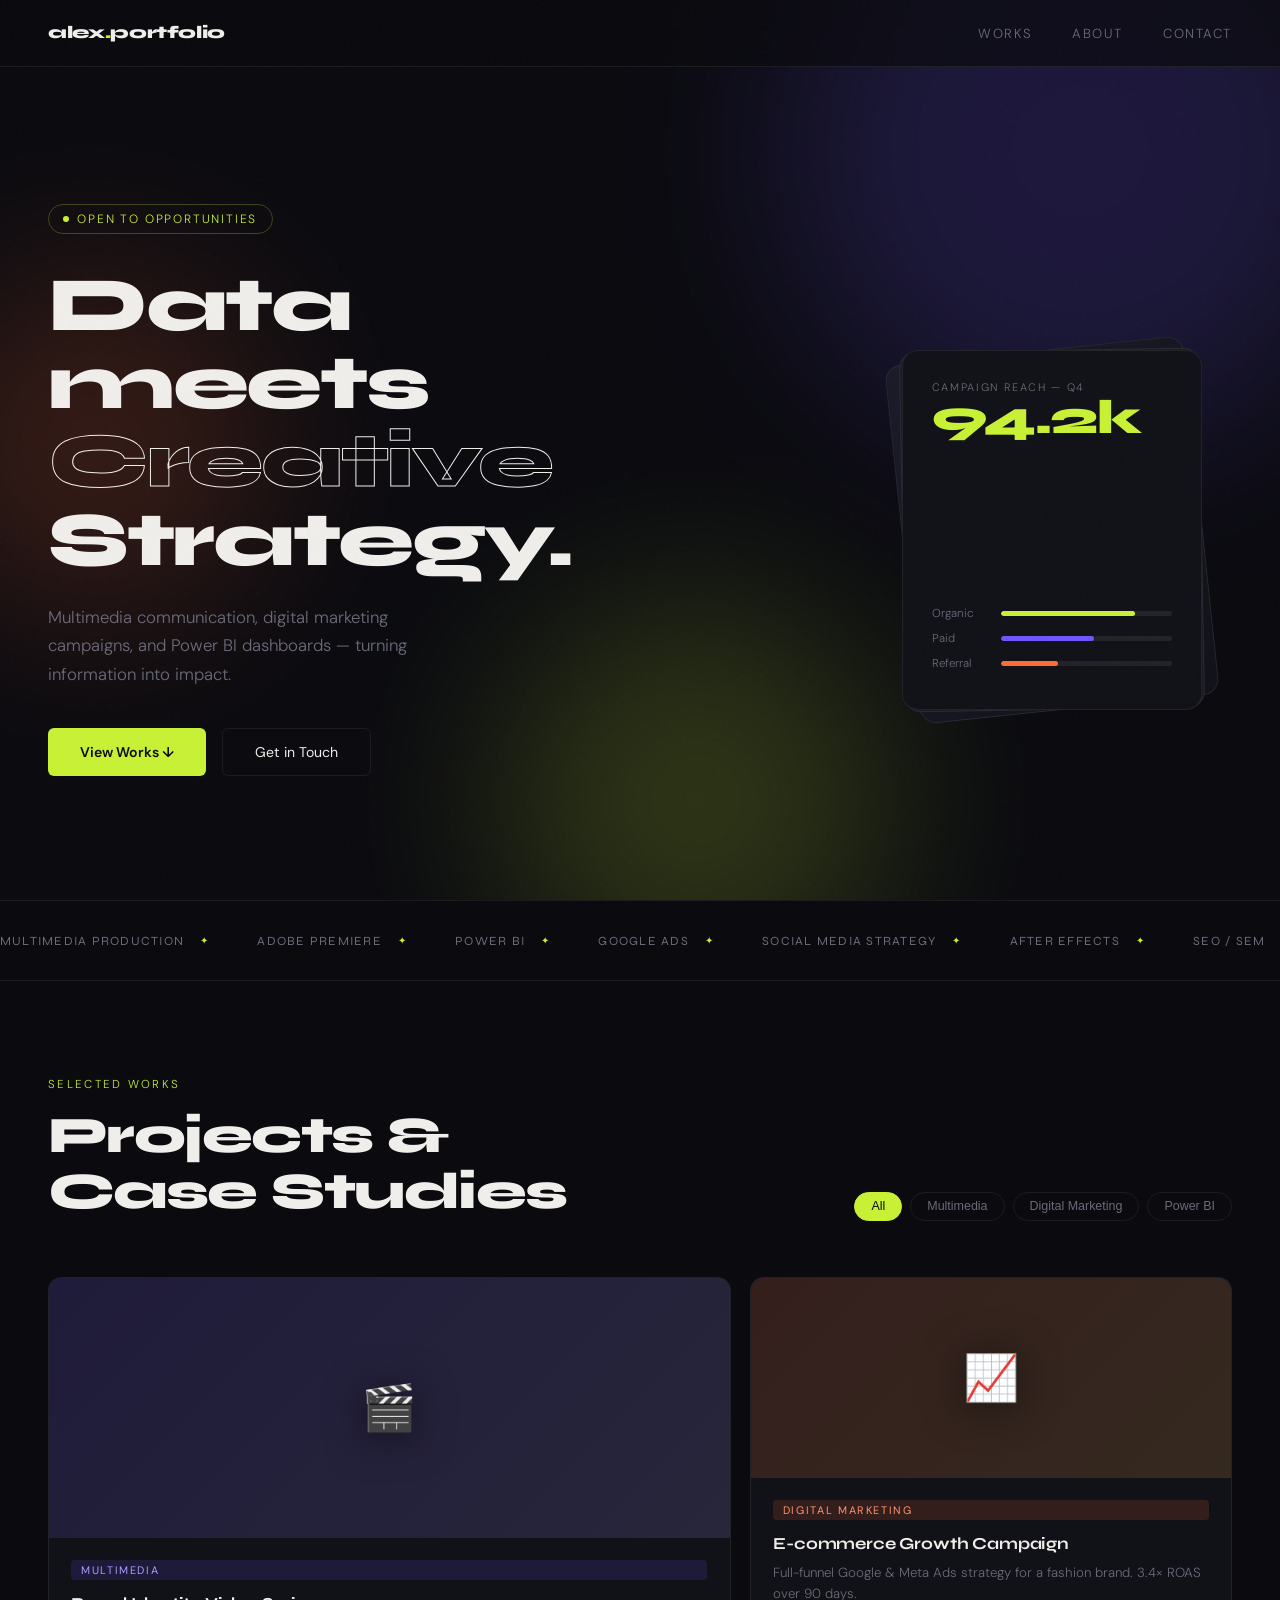
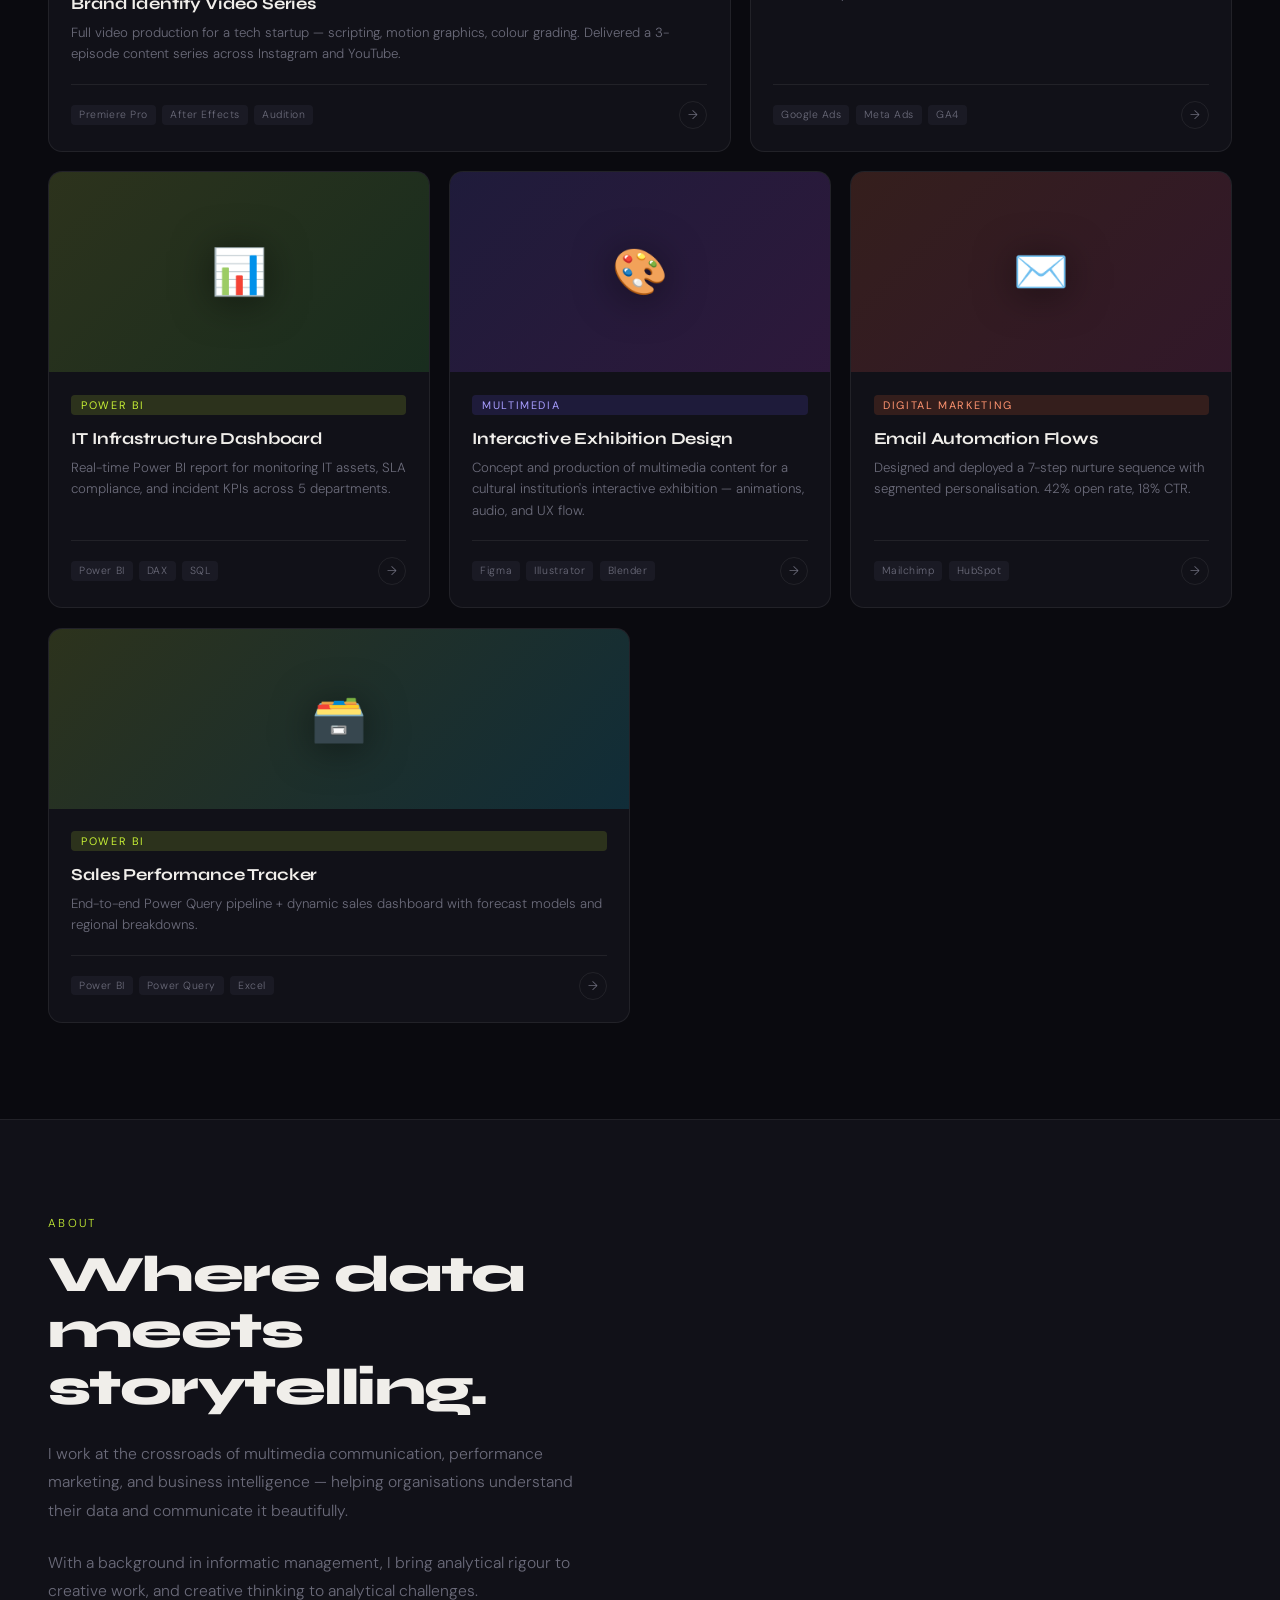
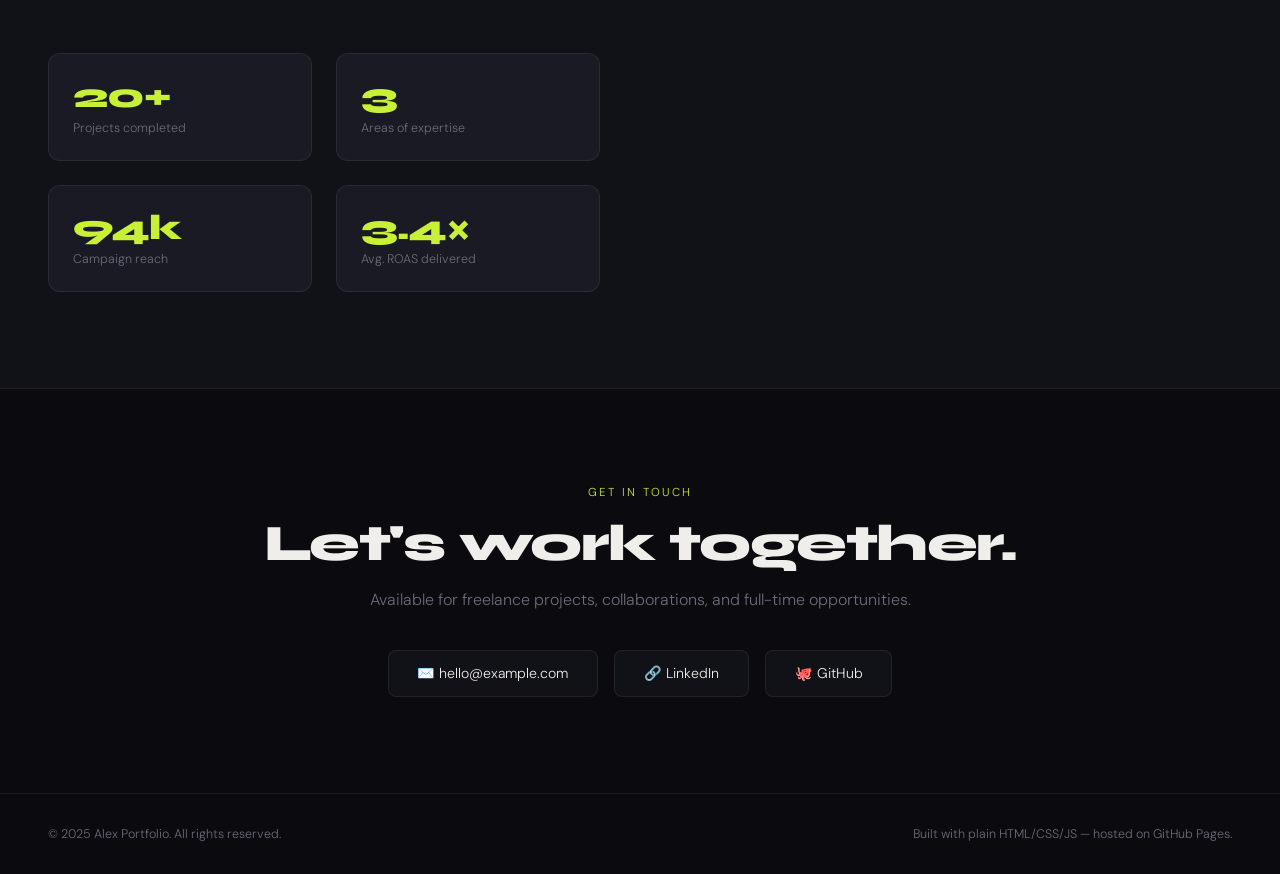
<file: index (1).html>
<!DOCTYPE html>
<html lang="en">
<head>
  <meta charset="UTF-8" />
  <meta name="viewport" content="width=device-width, initial-scale=1.0"/>
  <title>Portfolio — Multimedia & Digital Strategy</title>
  <link href="https://fonts.googleapis.com/css2?family=Syne:wght@400;600;700;800&family=DM+Sans:ital,wght@0,300;0,400;1,300&display=swap" rel="stylesheet"/>
  <style>
    :root {
      --bg: #0a0a0f;
      --surface: #111118;
      --surface2: #1a1a24;
      --accent: #c8f135;
      --accent2: #6e56ff;
      --accent3: #ff6b35;
      --text: #f0eeea;
      --muted: #6b6b7a;
      --border: rgba(255,255,255,0.07);
    }

    *, *::before, *::after { box-sizing: border-box; margin: 0; padding: 0; }

    html { scroll-behavior: smooth; }

    body {
      background: var(--bg);
      color: var(--text);
      font-family: 'DM Sans', sans-serif;
      font-weight: 300;
      overflow-x: hidden;
    }

    /* ── NOISE OVERLAY ── */
    body::before {
      content: '';
      position: fixed;
      inset: 0;
      background-image: url("data:image/svg+xml,%3Csvg viewBox='0 0 256 256' xmlns='http://www.w3.org/2000/svg'%3E%3Cfilter id='noise'%3E%3CfeTurbulence type='fractalNoise' baseFrequency='0.9' numOctaves='4' stitchTiles='stitch'/%3E%3C/filter%3E%3Crect width='100%25' height='100%25' filter='url(%23noise)' opacity='0.04'/%3E%3C/svg%3E");
      pointer-events: none;
      z-index: 9999;
      opacity: 0.5;
    }

    /* ── NAV ── */
    nav {
      position: fixed;
      top: 0; left: 0; right: 0;
      z-index: 100;
      display: flex;
      align-items: center;
      justify-content: space-between;
      padding: 1.4rem 3rem;
      backdrop-filter: blur(20px);
      background: rgba(10,10,15,0.7);
      border-bottom: 1px solid var(--border);
    }

    .nav-logo {
      font-family: 'Syne', sans-serif;
      font-weight: 800;
      font-size: 1.1rem;
      letter-spacing: -0.02em;
      color: var(--text);
      text-decoration: none;
    }

    .nav-logo span { color: var(--accent); }

    .nav-links {
      display: flex;
      gap: 2.5rem;
      list-style: none;
    }

    .nav-links a {
      font-size: 0.82rem;
      letter-spacing: 0.12em;
      text-transform: uppercase;
      color: var(--muted);
      text-decoration: none;
      transition: color 0.2s;
    }

    .nav-links a:hover { color: var(--text); }

    /* ── HERO ── */
    .hero {
      min-height: 100vh;
      display: grid;
      grid-template-columns: 1fr 1fr;
      align-items: center;
      padding: 0 3rem;
      padding-top: 5rem;
      position: relative;
      overflow: hidden;
    }

    .hero-bg {
      position: absolute;
      inset: 0;
      pointer-events: none;
    }

    .blob {
      position: absolute;
      border-radius: 50%;
      filter: blur(90px);
      opacity: 0.18;
      animation: drift 12s ease-in-out infinite alternate;
    }

    .blob-1 { width: 600px; height: 600px; background: var(--accent2); top: -150px; right: -100px; }
    .blob-2 { width: 400px; height: 400px; background: var(--accent); bottom: -100px; right: 30%; animation-delay: -4s; }
    .blob-3 { width: 350px; height: 350px; background: var(--accent3); top: 30%; left: -80px; animation-delay: -8s; }

    @keyframes drift {
      from { transform: translate(0,0) scale(1); }
      to   { transform: translate(30px, 20px) scale(1.08); }
    }

    .hero-content { position: relative; z-index: 1; }

    .hero-tag {
      display: inline-flex;
      align-items: center;
      gap: 0.5rem;
      font-size: 0.75rem;
      letter-spacing: 0.15em;
      text-transform: uppercase;
      color: var(--accent);
      border: 1px solid rgba(200,241,53,0.25);
      padding: 0.35rem 0.9rem;
      border-radius: 100px;
      margin-bottom: 2rem;
      animation: fadeUp 0.8s ease both;
    }

    .hero-tag::before {
      content: '';
      width: 6px; height: 6px;
      background: var(--accent);
      border-radius: 50%;
    }

    h1 {
      font-family: 'Syne', sans-serif;
      font-size: clamp(3rem, 6vw, 5.5rem);
      font-weight: 800;
      line-height: 1.02;
      letter-spacing: -0.03em;
      animation: fadeUp 0.8s 0.1s ease both;
    }

    h1 em {
      font-style: normal;
      color: transparent;
      -webkit-text-stroke: 1px var(--text);
    }

    .hero-sub {
      margin-top: 1.5rem;
      font-size: 1.05rem;
      color: var(--muted);
      max-width: 420px;
      line-height: 1.7;
      animation: fadeUp 0.8s 0.2s ease both;
    }

    .hero-cta {
      margin-top: 2.5rem;
      display: flex;
      gap: 1rem;
      flex-wrap: wrap;
      animation: fadeUp 0.8s 0.3s ease both;
    }

    .btn {
      display: inline-flex;
      align-items: center;
      gap: 0.5rem;
      padding: 0.85rem 2rem;
      border-radius: 6px;
      font-size: 0.88rem;
      font-weight: 400;
      text-decoration: none;
      cursor: pointer;
      border: none;
      transition: all 0.2s;
    }

    .btn-primary {
      background: var(--accent);
      color: #0a0a0f;
      font-weight: 600;
    }

    .btn-primary:hover { background: #d4f84a; transform: translateY(-2px); }

    .btn-ghost {
      background: transparent;
      color: var(--text);
      border: 1px solid var(--border);
    }

    .btn-ghost:hover { border-color: rgba(255,255,255,0.25); transform: translateY(-2px); }

    .hero-visual {
      position: relative;
      z-index: 1;
      display: flex;
      justify-content: flex-end;
      animation: fadeUp 0.8s 0.2s ease both;
    }

    .hero-card-stack {
      position: relative;
      width: 360px;
      height: 440px;
    }

    .hc {
      position: absolute;
      border-radius: 16px;
      overflow: hidden;
      border: 1px solid var(--border);
    }

    .hc-1 {
      width: 300px; height: 360px;
      background: var(--surface);
      bottom: 0; left: 50%; transform: translateX(-50%) rotate(-6deg);
      background: linear-gradient(135deg, #1a1a28, #111118);
    }

    .hc-2 {
      width: 300px; height: 360px;
      background: var(--surface2);
      bottom: 0; left: 50%; transform: translateX(-50%) rotate(-1deg);
    }

    .hc-main {
      width: 300px; height: 360px;
      background: var(--surface);
      bottom: 0; left: 50%; transform: translateX(-50%);
      display: flex;
      flex-direction: column;
      padding: 1.8rem;
      gap: 1.2rem;
    }

    .hc-label {
      font-size: 0.68rem;
      letter-spacing: 0.15em;
      text-transform: uppercase;
      color: var(--muted);
    }

    .hc-metric {
      font-family: 'Syne', sans-serif;
      font-size: 3rem;
      font-weight: 800;
      color: var(--accent);
      letter-spacing: -0.03em;
      line-height: 1;
    }

    .hc-bar-wrap { margin-top: auto; }

    .hc-bar-row {
      display: flex;
      align-items: center;
      gap: 0.6rem;
      margin-bottom: 0.6rem;
    }

    .hc-bar-lbl { font-size: 0.72rem; color: var(--muted); width: 60px; }

    .hc-bar-track {
      flex: 1;
      height: 5px;
      background: var(--border);
      border-radius: 10px;
      overflow: hidden;
    }

    .hc-bar-fill {
      height: 100%;
      border-radius: 10px;
      background: var(--accent);
      animation: growBar 1.5s 0.5s ease both;
    }

    @keyframes growBar {
      from { width: 0 !important; }
    }

    /* ── SECTION SHARED ── */
    section { padding: 6rem 3rem; }

    .section-label {
      font-size: 0.72rem;
      letter-spacing: 0.2em;
      text-transform: uppercase;
      color: var(--accent);
      margin-bottom: 1rem;
    }

    h2 {
      font-family: 'Syne', sans-serif;
      font-size: clamp(2rem, 4vw, 3.2rem);
      font-weight: 800;
      letter-spacing: -0.03em;
      line-height: 1.1;
    }

    /* ── SKILLS STRIP ── */
    .skills-strip {
      padding: 2rem 0;
      border-top: 1px solid var(--border);
      border-bottom: 1px solid var(--border);
      overflow: hidden;
      position: relative;
    }

    .skills-track {
      display: flex;
      gap: 3rem;
      animation: marquee 25s linear infinite;
      white-space: nowrap;
    }

    .skills-track span {
      font-family: 'Syne', sans-serif;
      font-size: 0.78rem;
      letter-spacing: 0.1em;
      text-transform: uppercase;
      color: var(--muted);
      display: flex;
      align-items: center;
      gap: 1rem;
      flex-shrink: 0;
    }

    .skills-track span::after {
      content: '✦';
      color: var(--accent);
      font-size: 0.6rem;
    }

    @keyframes marquee {
      from { transform: translateX(0); }
      to   { transform: translateX(-50%); }
    }

    /* ── WORKS GRID ── */
    #works { background: var(--bg); }

    .works-header {
      display: flex;
      justify-content: space-between;
      align-items: flex-end;
      margin-bottom: 3.5rem;
    }

    .categories {
      display: flex;
      gap: 0.5rem;
      flex-wrap: wrap;
    }

    .cat-btn {
      padding: 0.4rem 1rem;
      border-radius: 100px;
      font-size: 0.78rem;
      background: transparent;
      border: 1px solid var(--border);
      color: var(--muted);
      cursor: pointer;
      transition: all 0.2s;
    }

    .cat-btn.active, .cat-btn:hover {
      background: var(--accent);
      border-color: var(--accent);
      color: #0a0a0f;
    }

    .works-grid {
      display: grid;
      grid-template-columns: repeat(12, 1fr);
      gap: 1.2rem;
    }

    .work-card {
      border-radius: 14px;
      border: 1px solid var(--border);
      background: var(--surface);
      overflow: hidden;
      transition: transform 0.3s, border-color 0.3s;
      cursor: pointer;
      display: flex;
      flex-direction: column;
    }

    .work-card:hover {
      transform: translateY(-6px);
      border-color: rgba(255,255,255,0.15);
    }

    .work-card:nth-child(1) { grid-column: span 7; }
    .work-card:nth-child(2) { grid-column: span 5; }
    .work-card:nth-child(3) { grid-column: span 4; }
    .work-card:nth-child(4) { grid-column: span 4; }
    .work-card:nth-child(5) { grid-column: span 4; }
    .work-card:nth-child(6) { grid-column: span 6; }
    .work-card:nth-child(7) { grid-column: span 6; }

    .card-thumb {
      height: 200px;
      display: flex;
      align-items: center;
      justify-content: center;
      font-size: 3rem;
      position: relative;
      overflow: hidden;
    }

    .work-card:nth-child(1) .card-thumb { height: 260px; }
    .work-card:nth-child(6) .card-thumb,
    .work-card:nth-child(7) .card-thumb { height: 180px; }

    .card-thumb-bg {
      position: absolute;
      inset: 0;
      opacity: 0.15;
      transition: opacity 0.3s;
    }

    .work-card:hover .card-thumb-bg { opacity: 0.25; }

    .card-thumb-icon {
      position: relative;
      z-index: 1;
      font-size: 2.8rem;
      filter: drop-shadow(0 4px 20px rgba(0,0,0,0.5));
    }

    .card-body {
      padding: 1.4rem;
      flex: 1;
      display: flex;
      flex-direction: column;
    }

    .card-cat {
      font-size: 0.68rem;
      letter-spacing: 0.15em;
      text-transform: uppercase;
      padding: 0.2rem 0.6rem;
      border-radius: 4px;
      display: inline-block;
      margin-bottom: 0.8rem;
      font-weight: 400;
    }

    .cat-mm { background: rgba(110,86,255,0.15); color: #a89eff; }
    .cat-dm { background: rgba(255,107,53,0.15); color: #ff9470; }
    .cat-bi { background: rgba(200,241,53,0.15); color: var(--accent); }

    .card-title {
      font-family: 'Syne', sans-serif;
      font-size: 1.05rem;
      font-weight: 700;
      margin-bottom: 0.5rem;
      letter-spacing: -0.01em;
    }

    .card-desc {
      font-size: 0.83rem;
      color: var(--muted);
      line-height: 1.6;
      flex: 1;
    }

    .card-footer {
      display: flex;
      justify-content: space-between;
      align-items: center;
      margin-top: 1.2rem;
      padding-top: 1rem;
      border-top: 1px solid var(--border);
    }

    .card-tools {
      display: flex;
      gap: 0.4rem;
      flex-wrap: wrap;
    }

    .tool-tag {
      font-size: 0.65rem;
      padding: 0.2rem 0.5rem;
      border-radius: 4px;
      background: var(--surface2);
      color: var(--muted);
      letter-spacing: 0.05em;
    }

    .card-arrow {
      width: 28px; height: 28px;
      border-radius: 50%;
      border: 1px solid var(--border);
      display: flex;
      align-items: center;
      justify-content: center;
      font-size: 0.8rem;
      color: var(--muted);
      transition: all 0.2s;
      flex-shrink: 0;
    }

    .work-card:hover .card-arrow {
      background: var(--accent);
      border-color: var(--accent);
      color: #0a0a0f;
    }

    /* ── ABOUT ── */
    #about {
      background: var(--surface);
      border-top: 1px solid var(--border);
      border-bottom: 1px solid var(--border);
    }

    .about-grid {
      display: grid;
      grid-template-columns: 1fr 1fr;
      gap: 5rem;
      align-items: center;
    }

    .about-content p {
      color: var(--muted);
      line-height: 1.8;
      font-size: 0.98rem;
      margin-top: 1.5rem;
    }

    .about-stats {
      display: grid;
      grid-template-columns: 1fr 1fr;
      gap: 1.5rem;
      margin-top: 3rem;
    }

    .stat-box {
      padding: 1.5rem;
      border: 1px solid var(--border);
      border-radius: 12px;
      background: var(--surface2);
    }

    .stat-num {
      font-family: 'Syne', sans-serif;
      font-size: 2.2rem;
      font-weight: 800;
      color: var(--accent);
      letter-spacing: -0.03em;
      line-height: 1;
    }

    .stat-lbl {
      font-size: 0.78rem;
      color: var(--muted);
      margin-top: 0.4rem;
    }

    .about-visual {
      display: flex;
      flex-direction: column;
      gap: 1rem;
    }

    .skill-row {
      display: flex;
      flex-direction: column;
      gap: 0.5rem;
    }

    .skill-info {
      display: flex;
      justify-content: space-between;
      font-size: 0.82rem;
    }

    .skill-pct { color: var(--muted); }

    .skill-bar {
      height: 6px;
      background: var(--border);
      border-radius: 10px;
      overflow: hidden;
    }

    .skill-fill {
      height: 100%;
      border-radius: 10px;
      animation: growBar 1.2s ease both;
    }

    /* ── CONTACT ── */
    #contact { text-align: center; }

    #contact h2 { margin-bottom: 1rem; }

    #contact p {
      color: var(--muted);
      margin-bottom: 2.5rem;
      font-size: 1rem;
    }

    .contact-links {
      display: flex;
      justify-content: center;
      gap: 1rem;
      flex-wrap: wrap;
    }

    .contact-link {
      display: flex;
      align-items: center;
      gap: 0.6rem;
      padding: 0.85rem 1.8rem;
      border-radius: 8px;
      border: 1px solid var(--border);
      background: var(--surface);
      color: var(--text);
      text-decoration: none;
      font-size: 0.88rem;
      transition: all 0.2s;
    }

    .contact-link:hover {
      border-color: var(--accent);
      color: var(--accent);
      transform: translateY(-3px);
    }

    /* ── FOOTER ── */
    footer {
      padding: 2rem 3rem;
      border-top: 1px solid var(--border);
      display: flex;
      justify-content: space-between;
      align-items: center;
      font-size: 0.78rem;
      color: var(--muted);
    }

    /* ── ANIMATIONS ── */
    @keyframes fadeUp {
      from { opacity: 0; transform: translateY(24px); }
      to   { opacity: 1; transform: translateY(0); }
    }

    .reveal {
      opacity: 0;
      transform: translateY(30px);
      transition: opacity 0.7s ease, transform 0.7s ease;
    }

    .reveal.visible {
      opacity: 1;
      transform: translateY(0);
    }

    /* ── RESPONSIVE ── */
    @media (max-width: 900px) {
      nav { padding: 1.2rem 1.5rem; }
      .nav-links { display: none; }
      .hero { grid-template-columns: 1fr; padding: 8rem 1.5rem 4rem; }
      .hero-visual { display: none; }
      section { padding: 4rem 1.5rem; }
      .works-header { flex-direction: column; align-items: flex-start; gap: 1.5rem; }
      .works-grid { grid-template-columns: 1fr; }
      .work-card:nth-child(n) { grid-column: span 1; }
      .about-grid { grid-template-columns: 1fr; }
      footer { flex-direction: column; gap: 1rem; text-align: center; }
    }
  </style>
</head>
<body>

<!-- NAV -->
<nav>
  <a href="#" class="nav-logo">alex<span>.</span>portfolio</a>
  <ul class="nav-links">
    <li><a href="#works">Works</a></li>
    <li><a href="#about">About</a></li>
    <li><a href="#contact">Contact</a></li>
  </ul>
</nav>

<!-- HERO -->
<section class="hero">
  <div class="hero-bg">
    <div class="blob blob-1"></div>
    <div class="blob blob-2"></div>
    <div class="blob blob-3"></div>
  </div>

  <div class="hero-content">
    <div class="hero-tag">Open to opportunities</div>
    <h1>Data meets<br><em>Creative</em><br>Strategy.</h1>
    <p class="hero-sub">Multimedia communication, digital marketing campaigns, and Power BI dashboards — turning information into impact.</p>
    <div class="hero-cta">
      <a href="#works" class="btn btn-primary">View Works ↓</a>
      <a href="#contact" class="btn btn-ghost">Get in Touch</a>
    </div>
  </div>

  <div class="hero-visual">
    <div class="hero-card-stack">
      <div class="hc hc-1"></div>
      <div class="hc hc-2"></div>
      <div class="hc hc-main">
        <div>
          <div class="hc-label">Campaign reach — Q4</div>
          <div class="hc-metric">94.2k</div>
        </div>
        <div class="hc-bar-wrap">
          <div class="hc-bar-row">
            <span class="hc-bar-lbl">Organic</span>
            <div class="hc-bar-track"><div class="hc-bar-fill" style="width:78%"></div></div>
          </div>
          <div class="hc-bar-row">
            <span class="hc-bar-lbl">Paid</span>
            <div class="hc-bar-track"><div class="hc-bar-fill" style="width:54%; background: #6e56ff;"></div></div>
          </div>
          <div class="hc-bar-row">
            <span class="hc-bar-lbl">Referral</span>
            <div class="hc-bar-track"><div class="hc-bar-fill" style="width:33%; background: #ff6b35;"></div></div>
          </div>
        </div>
      </div>
    </div>
  </div>
</section>

<!-- SKILLS MARQUEE -->
<div class="skills-strip">
  <div class="skills-track">
    <span>Multimedia Production</span>
    <span>Adobe Premiere</span>
    <span>Power BI</span>
    <span>Google Ads</span>
    <span>Social Media Strategy</span>
    <span>After Effects</span>
    <span>SEO / SEM</span>
    <span>Data Visualization</span>
    <span>Content Creation</span>
    <span>DAX & Power Query</span>
    <span>Email Marketing</span>
    <span>Figma</span>
    <span>Multimedia Production</span>
    <span>Adobe Premiere</span>
    <span>Power BI</span>
    <span>Google Ads</span>
    <span>Social Media Strategy</span>
    <span>After Effects</span>
    <span>SEO / SEM</span>
    <span>Data Visualization</span>
    <span>Content Creation</span>
    <span>DAX & Power Query</span>
    <span>Email Marketing</span>
    <span>Figma</span>
  </div>
</div>

<!-- WORKS -->
<section id="works">
  <div class="works-header reveal">
    <div>
      <div class="section-label">Selected works</div>
      <h2>Projects &<br>Case Studies</h2>
    </div>
    <div class="categories">
      <button class="cat-btn active" onclick="filterCat('all', this)">All</button>
      <button class="cat-btn" onclick="filterCat('mm', this)">Multimedia</button>
      <button class="cat-btn" onclick="filterCat('dm', this)">Digital Marketing</button>
      <button class="cat-btn" onclick="filterCat('bi', this)">Power BI</button>
    </div>
  </div>

  <div class="works-grid" id="worksGrid">

    <!-- Card 1 - MM -->
    <div class="work-card reveal" data-cat="mm">
      <div class="card-thumb">
        <div class="card-thumb-bg" style="background: linear-gradient(135deg, #6e56ff, #a89eff);"></div>
        <div class="card-thumb-icon">🎬</div>
      </div>
      <div class="card-body">
        <span class="card-cat cat-mm">Multimedia</span>
        <div class="card-title">Brand Identity Video Series</div>
        <p class="card-desc">Full video production for a tech startup — scripting, motion graphics, colour grading. Delivered a 3-episode content series across Instagram and YouTube.</p>
        <div class="card-footer">
          <div class="card-tools">
            <span class="tool-tag">Premiere Pro</span>
            <span class="tool-tag">After Effects</span>
            <span class="tool-tag">Audition</span>
          </div>
          <div class="card-arrow">→</div>
        </div>
      </div>
    </div>

    <!-- Card 2 - DM -->
    <div class="work-card reveal" data-cat="dm">
      <div class="card-thumb">
        <div class="card-thumb-bg" style="background: linear-gradient(135deg, #ff6b35, #ffb347);"></div>
        <div class="card-thumb-icon">📈</div>
      </div>
      <div class="card-body">
        <span class="card-cat cat-dm">Digital Marketing</span>
        <div class="card-title">E-commerce Growth Campaign</div>
        <p class="card-desc">Full-funnel Google & Meta Ads strategy for a fashion brand. 3.4× ROAS over 90 days.</p>
        <div class="card-footer">
          <div class="card-tools">
            <span class="tool-tag">Google Ads</span>
            <span class="tool-tag">Meta Ads</span>
            <span class="tool-tag">GA4</span>
          </div>
          <div class="card-arrow">→</div>
        </div>
      </div>
    </div>

    <!-- Card 3 - BI -->
    <div class="work-card reveal" data-cat="bi">
      <div class="card-thumb">
        <div class="card-thumb-bg" style="background: linear-gradient(135deg, #c8f135, #44cc44);"></div>
        <div class="card-thumb-icon">📊</div>
      </div>
      <div class="card-body">
        <span class="card-cat cat-bi">Power BI</span>
        <div class="card-title">IT Infrastructure Dashboard</div>
        <p class="card-desc">Real-time Power BI report for monitoring IT assets, SLA compliance, and incident KPIs across 5 departments.</p>
        <div class="card-footer">
          <div class="card-tools">
            <span class="tool-tag">Power BI</span>
            <span class="tool-tag">DAX</span>
            <span class="tool-tag">SQL</span>
          </div>
          <div class="card-arrow">→</div>
        </div>
      </div>
    </div>

    <!-- Card 4 - MM -->
    <div class="work-card reveal" data-cat="mm">
      <div class="card-thumb">
        <div class="card-thumb-bg" style="background: linear-gradient(135deg, #6e56ff, #cc44ff);"></div>
        <div class="card-thumb-icon">🎨</div>
      </div>
      <div class="card-body">
        <span class="card-cat cat-mm">Multimedia</span>
        <div class="card-title">Interactive Exhibition Design</div>
        <p class="card-desc">Concept and production of multimedia content for a cultural institution's interactive exhibition — animations, audio, and UX flow.</p>
        <div class="card-footer">
          <div class="card-tools">
            <span class="tool-tag">Figma</span>
            <span class="tool-tag">Illustrator</span>
            <span class="tool-tag">Blender</span>
          </div>
          <div class="card-arrow">→</div>
        </div>
      </div>
    </div>

    <!-- Card 5 - DM -->
    <div class="work-card reveal" data-cat="dm">
      <div class="card-thumb">
        <div class="card-thumb-bg" style="background: linear-gradient(135deg, #ff6b35, #e83e8c);"></div>
        <div class="card-thumb-icon">✉️</div>
      </div>
      <div class="card-body">
        <span class="card-cat cat-dm">Digital Marketing</span>
        <div class="card-title">Email Automation Flows</div>
        <p class="card-desc">Designed and deployed a 7-step nurture sequence with segmented personalisation. 42% open rate, 18% CTR.</p>
        <div class="card-footer">
          <div class="card-tools">
            <span class="tool-tag">Mailchimp</span>
            <span class="tool-tag">HubSpot</span>
          </div>
          <div class="card-arrow">→</div>
        </div>
      </div>
    </div>

    <!-- Card 6 - BI -->
    <div class="work-card reveal" data-cat="bi">
      <div class="card-thumb">
        <div class="card-thumb-bg" style="background: linear-gradient(135deg, #c8f135, #0dcaf0);"></div>
        <div class="card-thumb-icon">🗃️</div>
      </div>
      <div class="card-body">
        <span class="card-cat cat-bi">Power BI</span>
        <div class="card-title">Sales Performance Tracker</div>
        <p class="card-desc">End-to-end Power Query pipeline + dynamic sales dashboard with forecast models and regional breakdowns.</p>
        <div class="card-footer">
          <div class="card-tools">
            <span class="tool-tag">Power BI</span>
            <span class="tool-tag">Power Query</span>
            <span class="tool-tag">Excel</span>
          </div>
          <div class="card-arrow">→</div>
        </div>
      </div>
    </div>

    <!-- Card 7 - MM -->
    <div class="work-card reveal" data-cat="mm">
      <div class="card-thumb">
        <div class="card-thumb-bg" style="background: linear-gradient(135deg, #6e56ff, #ff6b35);"></div>
        <div class="card-thumb-icon">🎙️</div>
      </div>
      <div class="card-body">
        <span class="card-cat cat-mm">Multimedia</span>
        <div class="card-title">Podcast Brand & Production</div>
        <p class="card-desc">Full brand identity and audio production pipeline for a business podcast — intro jingle, cover art, episode editing workflow.</p>
        <div class="card-footer">
          <div class="card-tools">
            <span class="tool-tag">Audition</span>
            <span class="tool-tag">Illustrator</span>
          </div>
          <div class="card-arrow">→</div>
        </div>
      </div>
    </div>

  </div>
</section>

<!-- ABOUT -->
<section id="about">
  <div class="about-grid">
    <div class="about-content reveal">
      <div class="section-label">About</div>
      <h2>Where data<br>meets storytelling.</h2>
      <p>I work at the crossroads of multimedia communication, performance marketing, and business intelligence — helping organisations understand their data and communicate it beautifully.</p>
      <p>With a background in informatic management, I bring analytical rigour to creative work, and creative thinking to analytical challenges.</p>
      <div class="about-stats">
        <div class="stat-box">
          <div class="stat-num">20+</div>
          <div class="stat-lbl">Projects completed</div>
        </div>
        <div class="stat-box">
          <div class="stat-num">3</div>
          <div class="stat-lbl">Areas of expertise</div>
        </div>
        <div class="stat-box">
          <div class="stat-num">94k</div>
          <div class="stat-lbl">Campaign reach</div>
        </div>
        <div class="stat-box">
          <div class="stat-num">3.4×</div>
          <div class="stat-lbl">Avg. ROAS delivered</div>
        </div>
      </div>
    </div>

    <div class="about-visual reveal">
      <div class="skill-row">
        <div class="skill-info"><span>Multimedia Production</span><span class="skill-pct">90%</span></div>
        <div class="skill-bar"><div class="skill-fill" style="width:90%; background: #6e56ff;"></div></div>
      </div>
      <div class="skill-row">
        <div class="skill-info"><span>Digital Marketing & Ads</span><span class="skill-pct">85%</span></div>
        <div class="skill-bar"><div class="skill-fill" style="width:85%; background: #ff6b35;"></div></div>
      </div>
      <div class="skill-row">
        <div class="skill-info"><span>Power BI & Data Viz</span><span class="skill-pct">88%</span></div>
        <div class="skill-bar"><div class="skill-fill" style="width:88%; background: var(--accent);"></div></div>
      </div>
      <div class="skill-row">
        <div class="skill-info"><span>SEO / Content Strategy</span><span class="skill-pct">80%</span></div>
        <div class="skill-bar"><div class="skill-fill" style="width:80%; background: #6e56ff;"></div></div>
      </div>
      <div class="skill-row">
        <div class="skill-info"><span>Adobe Creative Suite</span><span class="skill-pct">92%</span></div>
        <div class="skill-bar"><div class="skill-fill" style="width:92%; background: #ff6b35;"></div></div>
      </div>
      <div class="skill-row">
        <div class="skill-info"><span>SQL & Power Query</span><span class="skill-pct">75%</span></div>
        <div class="skill-bar"><div class="skill-fill" style="width:75%; background: var(--accent);"></div></div>
      </div>
    </div>
  </div>
</section>

<!-- CONTACT -->
<section id="contact">
  <div class="reveal">
    <div class="section-label">Get in touch</div>
    <h2>Let's work together.</h2>
    <p>Available for freelance projects, collaborations, and full-time opportunities.</p>
    <div class="contact-links">
      <a href="mailto:hello@example.com" class="contact-link">✉️ hello@example.com</a>
      <a href="https://linkedin.com" target="_blank" class="contact-link">🔗 LinkedIn</a>
      <a href="https://github.com" target="_blank" class="contact-link">🐙 GitHub</a>
    </div>
  </div>
</section>

<!-- FOOTER -->
<footer>
  <span>© 2025 Alex Portfolio. All rights reserved.</span>
  <span>Built with plain HTML/CSS/JS — hosted on GitHub Pages.</span>
</footer>

<script>
  // Scroll reveal
  const observer = new IntersectionObserver(entries => {
    entries.forEach((e, i) => {
      if (e.isIntersecting) {
        setTimeout(() => e.target.classList.add('visible'), i * 80);
      }
    });
  }, { threshold: 0.1 });

  document.querySelectorAll('.reveal').forEach(el => observer.observe(el));

  // Filter works
  function filterCat(cat, btn) {
    document.querySelectorAll('.cat-btn').forEach(b => b.classList.remove('active'));
    btn.classList.add('active');

    document.querySelectorAll('.work-card').forEach(card => {
      const match = cat === 'all' || card.dataset.cat === cat;
      card.style.opacity = match ? '1' : '0.2';
      card.style.pointerEvents = match ? 'auto' : 'none';
    });
  }
</script>
</body>
</html>
</file>
